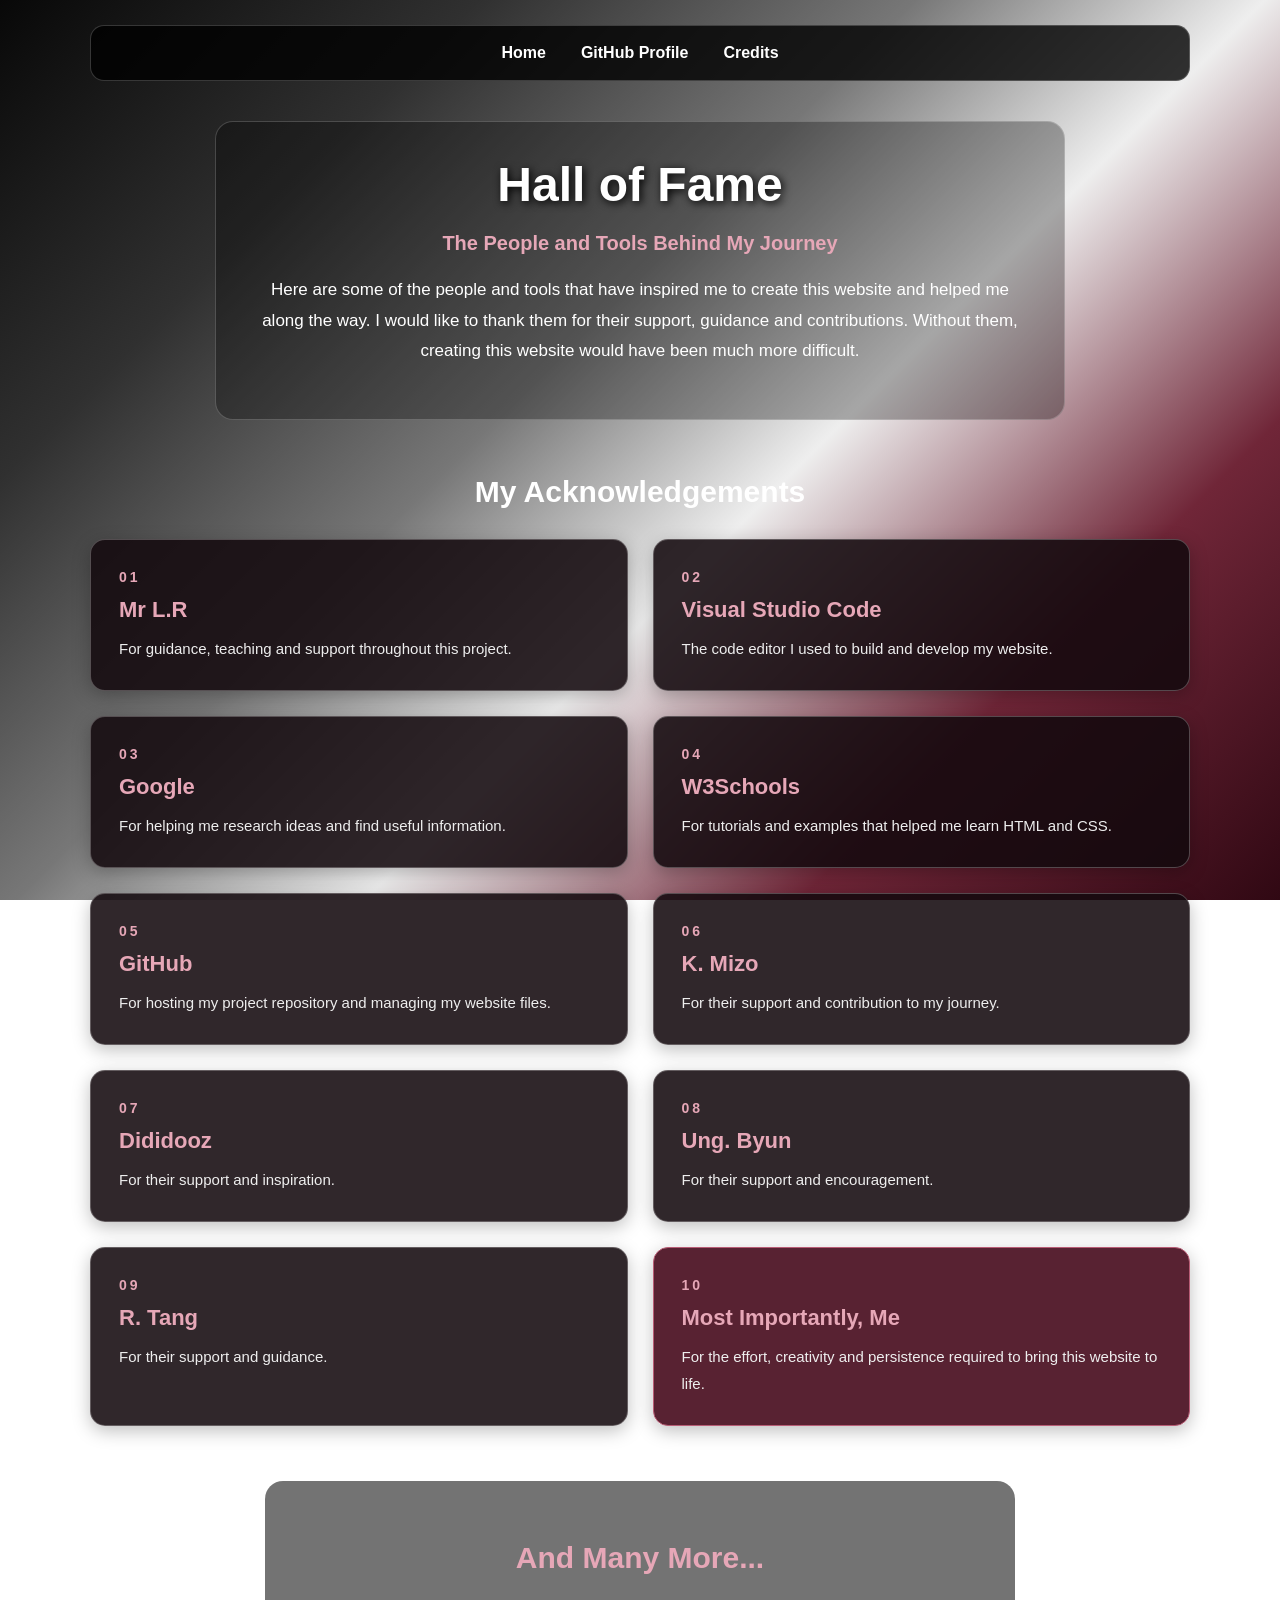
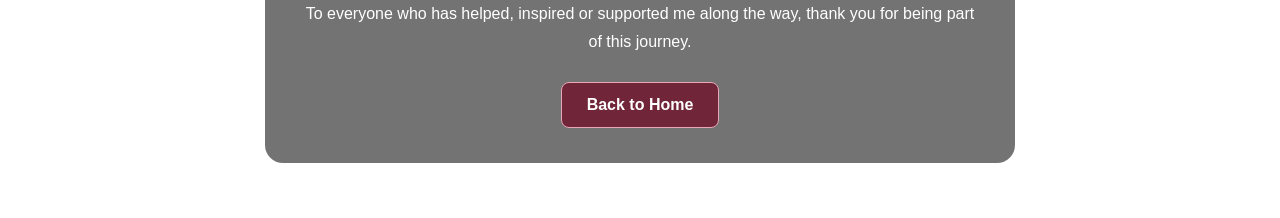
<file: credits.html>
<!DOCTYPE html>
<html lang="en">

<head>
    <meta charset="UTF-8">
    <meta name="viewport" content="width=device-width, initial-scale=1.0">

    <title>Hall of Fame | My Portfolio</title>

    <link rel="stylesheet" href="credits.css">
</head>

<body>

    <div class="page-layout">

        <header>
            <nav class="links">
                <a href="index.html">Home</a>
                <a href="https://github.com/jeremy1234567891011121314151617181920/ct-portfolio">GitHub Profile</a>
                <a href="credits.html">Credits</a>
            </nav>
        </header>

        <main>

            <section class="introduction">
                <h1>Hall of Fame</h1>

                <p class="subtitle">The People and Tools Behind My Journey</p>

                <p>
                    Here are some of the people and tools that have inspired me
                    to create this website and helped me along the way.
                    I would like to thank them for their support, guidance
                    and contributions. Without them, creating this website
                    would have been much more difficult.
                </p>
            </section>

            <section class="credits-section">

                <h2>My Acknowledgements</h2>

                <div class="credits-grid">

                    <div class="credit-card">
                        <span class="number">01</span>
                        <h3>Mr L.R</h3>
                        <p>For guidance, teaching and support throughout this project.</p>
                    </div>

                    <div class="credit-card">
                        <span class="number">02</span>
                        <h3>Visual Studio Code</h3>
                        <p>The code editor I used to build and develop my website.</p>
                    </div>

                    <div class="credit-card">
                        <span class="number">03</span>
                        <h3>Google</h3>
                        <p>For helping me research ideas and find useful information.</p>
                    </div>

                    <div class="credit-card">
                        <span class="number">04</span>
                        <h3>W3Schools</h3>
                        <p>For tutorials and examples that helped me learn HTML and CSS.</p>
                    </div>

                    <div class="credit-card">
                        <span class="number">05</span>
                        <h3>GitHub</h3>
                        <p>For hosting my project repository and managing my website files.</p>
                    </div>

                    <div class="credit-card">
                        <span class="number">06</span>
                        <h3>K. Mizo</h3>
                        <p>For their support and contribution to my journey.</p>
                    </div>

                    <div class="credit-card">
                        <span class="number">07</span>
                        <h3>Dididooz</h3>
                        <p>For their support and inspiration.</p>
                    </div>

                    <div class="credit-card">
                        <span class="number">08</span>
                        <h3>Ung. Byun</h3>
                        <p>For their support and encouragement.</p>
                    </div>

                    <div class="credit-card">
                        <span class="number">09</span>
                        <h3>R. Tang</h3>
                        <p>For their support and guidance.</p>
                    </div>

                    <div class="credit-card special-card">
                        <span class="number">10</span>
                        <h3>Most Importantly, Me</h3>
                        <p>
                            For the effort, creativity and persistence
                            required to bring this website to life.
                        </p>
                    </div>

                </div>

            </section>

            <section class="thank-you">
                <h2>And Many More...</h2>

                <p>
                    To everyone who has helped, inspired or supported me
                    along the way, thank you for being part of this journey.
                </p>

                <a href="index.html" class="back-button">Back to Home</a>
            </section>

        </main>


    </div>

</body>

</html>
</file>
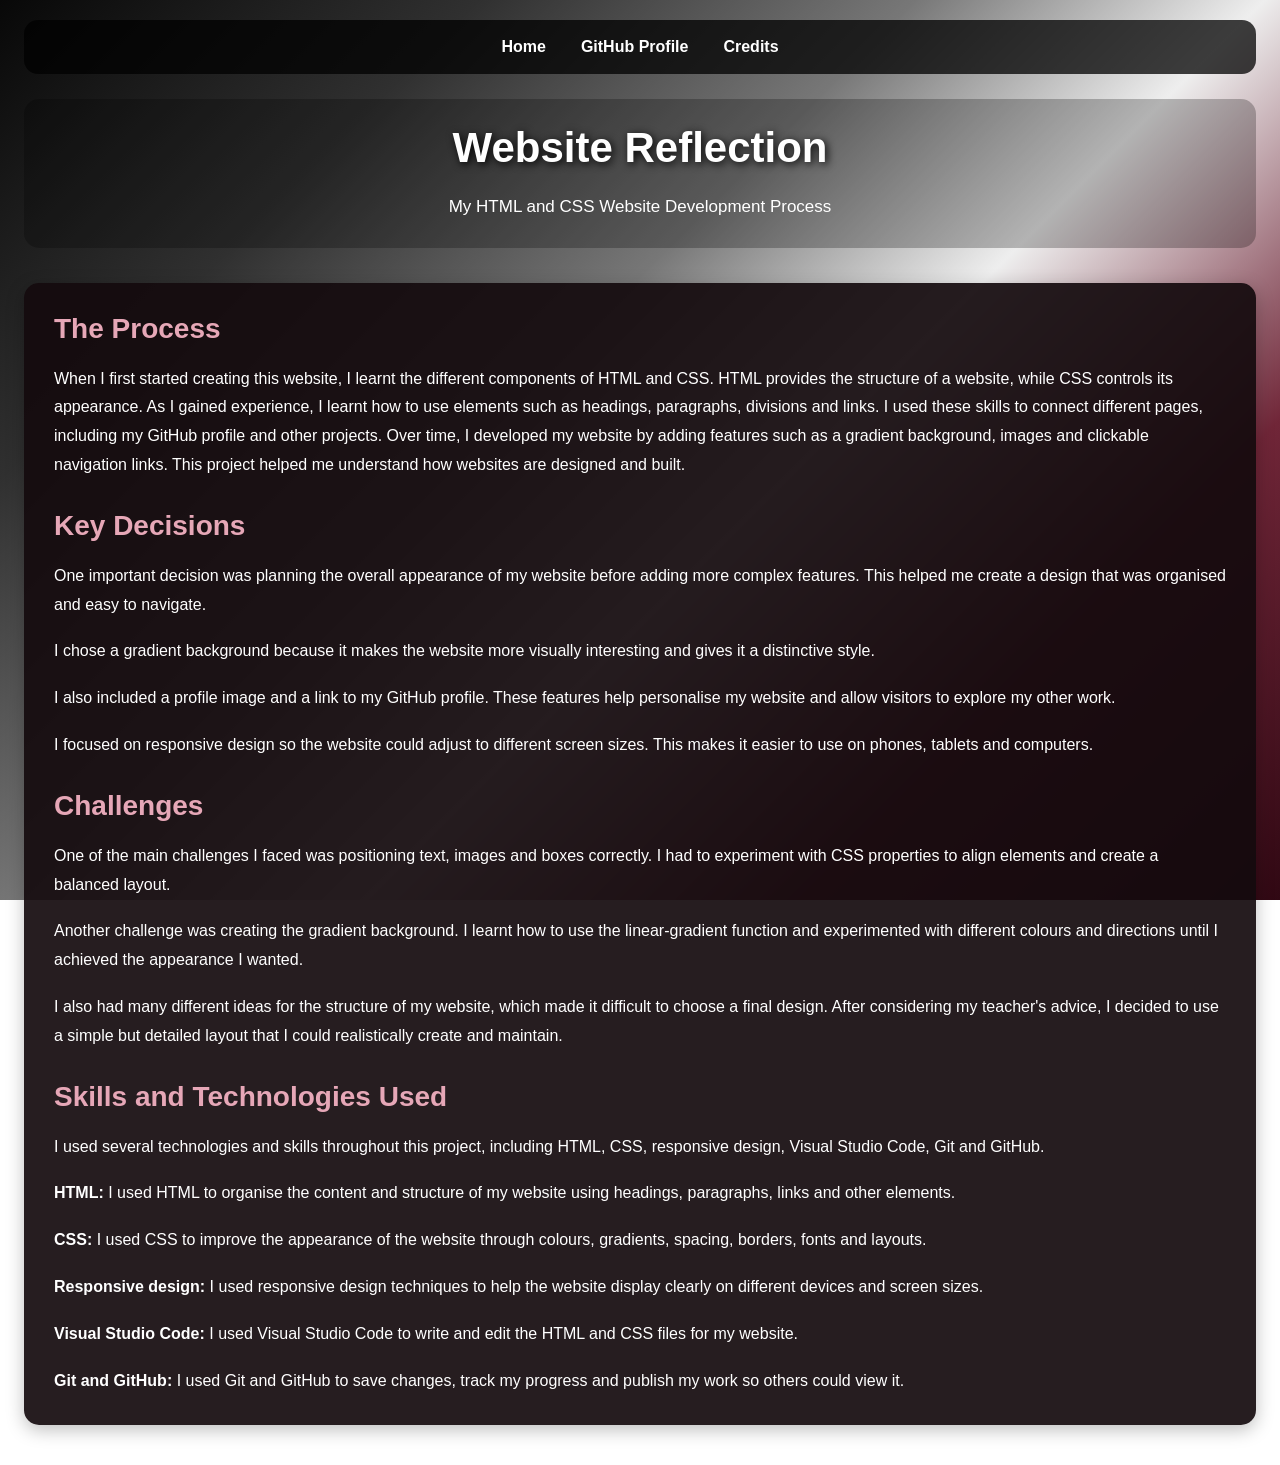
<file: project-1-website.html>
<!DOCTYPE html>
<html lang="en">

<head>
    <meta charset="UTF-8">
    <meta name="viewport" content="width=device-width, initial-scale=1.0">
    <title>Website Reflection</title>
    <link rel="stylesheet" href="project-1-website.css">
</head>

<body>
    <header class="site-header">
        <nav class="links">
            <a href="index.html">Home</a>
            <a href="https://github.com/jeremy1234567891011121314151617181920/ct-portfolio">GitHub Profile</a>
            <a href="credits.html">Credits</a>
        </nav>
    </header>

    <main class="reflection-page">
        <section class="introduction">
            <h1 class="zoom-text">Website Reflection</h1>
            <p>My HTML and CSS Website Development Process</p>
        </section>

        <article class="reflection-box">
            <section class="reflection-section">
                <h2>The Process</h2>
                <p>When I first started creating this website, I learnt the different components of HTML and CSS. HTML
                    provides the structure of a website, while CSS controls its appearance. As I gained experience, I
                    learnt how to use elements such as headings, paragraphs, divisions and links. I used these skills to
                    connect different pages, including my GitHub profile and other projects. Over time, I developed my
                    website by adding features such as a gradient background, images and clickable navigation links.
                    This project helped me understand how websites are designed and built.</p>
            </section>

            <section class="reflection-section">
                <h2>Key Decisions</h2>
                <p>One important decision was planning the overall appearance of my website before adding more complex
                    features. This helped me create a design that was organised and easy to navigate.</p>
                <p>I chose a gradient background because it makes the website more visually interesting and gives it a
                    distinctive style.</p>
                <p>I also included a profile image and a link to my GitHub profile. These features help personalise my
                    website and allow visitors to explore my other work.</p>
                <p>I focused on responsive design so the website could adjust to different screen sizes. This makes it
                    easier to use on phones, tablets and computers.</p>
            </section>

            <section class="reflection-section">
                <h2>Challenges</h2>
                <p>One of the main challenges I faced was positioning text, images and boxes correctly. I had to
                    experiment with CSS properties to align elements and create a balanced layout.</p>
                <p>Another challenge was creating the gradient background. I learnt how to use the linear-gradient
                    function and experimented with different colours and directions until I achieved the appearance I
                    wanted.</p>
                <p>I also had many different ideas for the structure of my website, which made it difficult to choose a
                    final design. After considering my teacher's advice, I decided to use a simple but detailed layout
                    that I could realistically create and maintain.</p>
            </section>

            <section class="reflection-section">
                <h2>Skills and Technologies Used</h2>
                <p>I used several technologies and skills throughout this project, including HTML, CSS, responsive
                    design, Visual Studio Code, Git and GitHub.</p>
                <p><strong>HTML:</strong> I used HTML to organise the content and structure of my website using
                    headings, paragraphs, links and other elements.</p>
                <p><strong>CSS:</strong> I used CSS to improve the appearance of the website through colours, gradients,
                    spacing, borders, fonts and layouts.</p>
                <p><strong>Responsive design:</strong> I used responsive design techniques to help the website display
                    clearly on different devices and screen sizes.</p>
                <p><strong>Visual Studio Code:</strong> I used Visual Studio Code to write and edit the HTML and CSS
                    files for my website.</p>
                <p><strong>Git and GitHub:</strong> I used Git and GitHub to save changes, track my progress and publish
                    my work so others could view it.</p>
            </section>
        </article>
    </main>
</body>

</html>
</file>
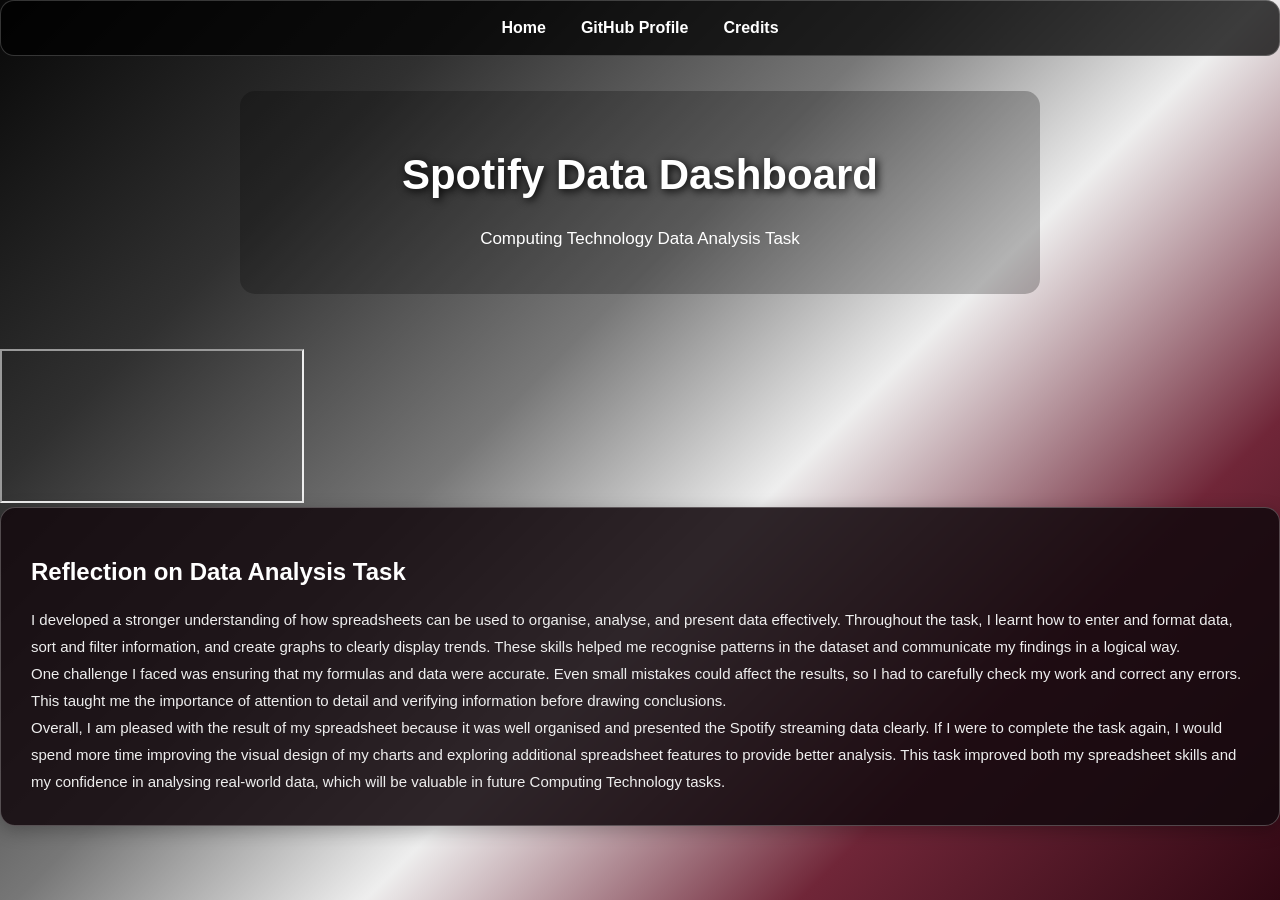
<file: project-2-dataanalysis.html>
<!DOCTYPE html>
<html lang="en">

<head>
    <meta charset="UTF-8">
    <meta name="viewport" content="width=device-width, initial-scale=1.0">
    <title>Spotify Data Dashboard</title>
    <link rel="stylesheet" href="styles.css">
</head>

<body>
    <header class="site-header">
        <nav class="links">
            <a href="index.html">Home</a>
            <a href="https://github.com/jeremy1234567891011121314151617181920/ct-portfolio">GitHub Profile</a>
            <a href="credits.html">Credits</a>
        </nav>
    </header>

    <main class="dashboard-page">
        <section class="introduction">
            <h1 class="zoom-text">Spotify Data Dashboard</h1>
            <p>Computing Technology Data Analysis Task</p>
        </section>

        <section class="dashboard-section">
            <div class="dashboard-box">
                <iframe class="dashboard-iframe"
                    src="https://docs.google.com/spreadsheets/d/e/2PACX-1vRLDZqQe-w7MbduZjMrqln3qinwrfDqgrd_D5kJXWyt_I5JjKPOkSewkhaHcW5q-hHDC2bQSSKHT8_x/pubhtml?gid=647231538&amp;single=true&amp;widget=true&amp;headers=false"
                    title="Spotify Data Dashboard" loading="lazy">
                </iframe>
            </div>
        </section>

        <section class="single-reflection">
            <article class="project">
                <h2>Reflection on Data Analysis Task</h2>

                <p>I developed a stronger understanding of how spreadsheets can be used to organise, analyse, and
                    present data effectively. Throughout the task, I learnt how to enter and format data, sort and
                    filter information, and create graphs to clearly display trends. These skills helped me recognise
                    patterns in the dataset and communicate my findings in a logical way.</p>

                <p>One challenge I faced was ensuring that my formulas and data were accurate. Even small mistakes could
                    affect the results, so I had to carefully check my work and correct any errors. This taught me the
                    importance of attention to detail and verifying information before drawing conclusions.</p>

                <p>Overall, I am pleased with the result of my spreadsheet because it was well organised and presented
                    the Spotify streaming data clearly. If I were to complete the task again, I would spend more time
                    improving the visual design of my charts and exploring additional spreadsheet features to provide
                    better analysis. This task improved both my spreadsheet skills and my confidence in analysing
                    real-world data, which will be valuable in future Computing Technology tasks.</p>
            </article>
        </section>
    </main>
</body>

</html>
</file>
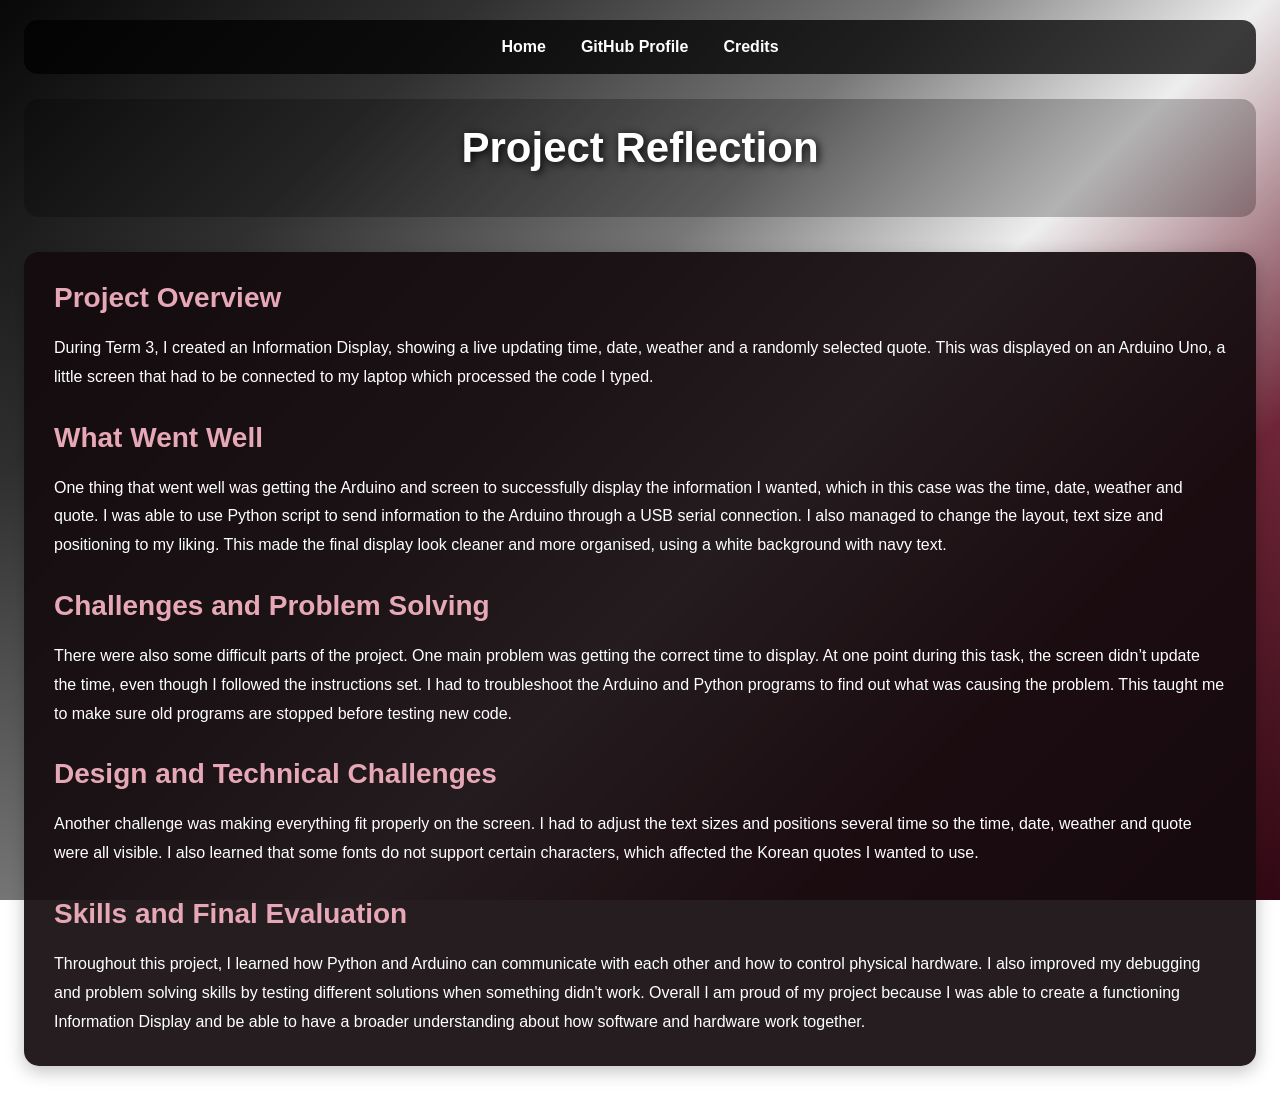
<file: project3-arduino.html>
<!DOCTYPE html>
<html lang="en">

<head>
    <meta charset="UTF-8">
    <meta name="viewport" content="width=device-width, initial-scale=1.0">
    <title>Project Reflection</title>
    <link rel="stylesheet" href="project-1-website.css">
    <style>
        .dashboard-section {
            width: 100%;
            margin-top: 30px;
            padding: 25px;
            box-sizing: border-box;
            background: rgba(20, 10, 14, 0.92);
            border-radius: 15px;
            box-shadow: 0 5px 18px rgba(0, 0, 0, 0.25);
        }

        .dashboard-section h2 {
            color: #e6a7b7;
            font-size: 28px;
            margin-bottom: 20px;
        }

        .dashboard-frame {
            width: 100%;
            height: 600px;
            border: none;
            border-radius: 10px;
            background: white;
        }

        @media (max-width: 650px) {
            .dashboard-section {
                padding: 20px;
            }

            .dashboard-frame {
                height: 450px;
            }
        }
    </style>
</head>

<body>

    <header class="site-header">
        <nav class="links">
            <a href="index.html">Home</a>
            <a href="https://github.com/jeremy1234567891011121314151617181920/ct-portfolio">GitHub Profile</a>
            <a href="credits.html">Credits</a>
        </nav>
    </header>

    <main class="reflection-page">

        <section class="introduction">
            <h1>Project Reflection</h1>
        </section>

        <section class="reflection-box">

            <section class="reflection-section">
                <h2>Project Overview</h2>
                <p>During Term 3, I created an Information Display, showing a live updating time, date, weather and a
                    randomly selected quote. This was displayed on an Arduino Uno, a little screen that had to be
                    connected to my laptop which processed the code I typed.</p>
            </section>

            <section class="reflection-section">
                <h2>What Went Well</h2>
                <p>One thing that went well was getting the Arduino and screen to successfully display the information I
                    wanted, which in this case was the time, date, weather and quote. I was able to use Python script to
                    send information to the Arduino through a USB serial connection. I also managed to change the
                    layout, text size and positioning to my liking. This made the final display look cleaner and more
                    organised, using a white background with navy text.</p>
            </section>

            <section class="reflection-section">
                <h2>Challenges and Problem Solving</h2>
                <p>There were also some difficult parts of the project. One main problem was getting the correct time to
                    display. At one point during this task, the screen didn’t update the time, even though I followed
                    the instructions set. I had to troubleshoot the Arduino and Python programs to find out what was
                    causing the problem. This taught me to make sure old programs are stopped before testing new code.
                </p>
            </section>

            <section class="reflection-section">
                <h2>Design and Technical Challenges</h2>
                <p>Another challenge was making everything fit properly on the screen. I had to adjust the text sizes
                    and positions several time so the time, date, weather and quote were all visible. I also learned
                    that some fonts do not support certain characters, which affected the Korean quotes I wanted to use.
                </p>
            </section>

            <section class="reflection-section">
                <h2>Skills and Final Evaluation</h2>
                <p>Throughout this project, I learned how Python and Arduino can communicate with each other and how to
                    control physical hardware. I also improved my debugging and problem solving skills by testing
                    different solutions when something didn't work. Overall I am proud of my project because I was able
                    to create a functioning Information Display and be able to have a broader understanding about how
                    software and hardware work together.</p>
            </section>

        </section>



    </main>

</body>

</html>
</file>
<file: credits.css>
* {
    box-sizing: border-box;
}

body {
    margin: 0;
    padding: 0;
    min-height: 100vh;
    font-family: Arial, Helvetica, sans-serif;
    color: white;

    background: linear-gradient(135deg,
            #080808 0%,
            #303030 22%,
            #777777 42%,
            #eeeeee 58%,
            #702638 78%,
            #300813 100%);

    background-attachment: fixed;
}

.page-layout {
    max-width: 1150px;
    margin: 0 auto;
    padding: 25px;
}


/* NAVIGATION */

header {
    margin-bottom: 35px;
}

.links {
    display: flex;
    justify-content: center;
    align-items: center;
    flex-wrap: wrap;
    gap: 35px;

    padding: 18px;
    background: rgba(0, 0, 0, 0.8);
    border: 1px solid rgba(255, 255, 255, 0.2);
    border-radius: 14px;
}

.links a {
    color: white;
    text-decoration: none;
    font-size: 16px;
    font-weight: bold;
    transition: color 0.3s ease;
}

.links a:hover {
    color: #e6a7b7;
}


/* INTRODUCTION */

.introduction {
    max-width: 850px;
    margin: 40px auto 55px;
    padding: 35px;

    text-align: center;
    background: rgba(0, 0, 0, 0.3);
    border: 1px solid rgba(255, 255, 255, 0.2);
    border-radius: 18px;
}

.introduction h1 {
    margin: 0 0 15px;
    font-size: 48px;
    color: white;
    text-shadow: 2px 2px 8px black;
}

.subtitle {
    color: #e6a7b7;
    font-size: 20px;
    font-weight: bold;
}

.introduction p:last-child {
    font-size: 17px;
    line-height: 1.8;
}


/* CREDITS SECTION */

.credits-section {
    margin-top: 40px;
}

.credits-section>h2 {
    text-align: center;
    font-size: 30px;
    margin-bottom: 30px;
}


/* CREDIT CARDS */

.credits-grid {
    display: grid;
    grid-template-columns: repeat(2, minmax(0, 1fr));
    gap: 25px;
}

.credit-card {
    padding: 28px;

    background: rgba(20, 10, 14, 0.88);
    border: 1px solid rgba(255, 255, 255, 0.25);
    border-radius: 15px;

    box-shadow: 0 5px 18px rgba(0, 0, 0, 0.25);

    transition:
        transform 0.3s ease,
        box-shadow 0.3s ease,
        border-color 0.3s ease;
}

.credit-card:hover {
    transform: translateY(-6px);
    border-color: #e6a7b7;
    box-shadow: 0 10px 25px rgba(0, 0, 0, 0.4);
}

.number {
    display: inline-block;
    margin-bottom: 12px;

    color: #e6a7b7;
    font-size: 14px;
    font-weight: bold;
    letter-spacing: 3px;
}

.credit-card h3 {
    margin: 0 0 12px;
    color: #e6a7b7;
    font-size: 22px;
}

.credit-card p {
    margin: 0;
    color: #eeeeee;
    font-size: 15px;
    line-height: 1.8;
}


/* SPECIAL CARD */

.special-card {
    border-color: #b85c75;
    background: rgba(70, 10, 28, 0.9);
}


/* THANK YOU SECTION */

.thank-you {
    margin: 55px auto 30px;
    max-width: 750px;
    padding: 35px;

    text-align: center;
    background: rgba(0, 0, 0, 0.55);
    border-radius: 18px;
}

.thank-you h2 {
    font-size: 30px;
    color: #e6a7b7;
}

.thank-you p {
    font-size: 16px;
    line-height: 1.8;
    margin-bottom: 25px;
}


/* HOME BUTTON */

.back-button {
    display: inline-block;
    padding: 13px 25px;

    background: #702638;
    color: white;
    text-decoration: none;
    font-weight: bold;

    border: 1px solid #e6a7b7;
    border-radius: 8px;

    transition:
        background 0.3s ease,
        transform 0.3s ease;
}

.back-button:hover {
    background: #96364f;
    transform: translateY(-3px);
}


/* MOBILE RESPONSIVENESS */

@media (max-width: 650px) {

    .page-layout {
        padding: 15px;
    }

    .links {
        gap: 20px;
    }

    .introduction {
        padding: 22px;
    }

    .introduction h1 {
        font-size: 34px;
    }

    .subtitle {
        font-size: 17px;
    }

    .introduction p:last-child {
        font-size: 15px;
    }

    .credits-grid {
        grid-template-columns: 1fr;
    }

    .credit-card {
        padding: 22px;
    }

    .credits-section>h2,
    .thank-you h2 {
        font-size: 25px;
    }
}
</file>
<file: project-1-website.css>
* {
    box-sizing: border-box;
}

html {
    min-height: 100%;
}

body {
    min-height: 100vh;
    margin: 0;
    padding: 0;
    font-family: Arial, Helvetica, sans-serif;
    color: white;
    background: linear-gradient(135deg, #080808 0%, #303030 22%, #777777 42%, #eeeeee 58%, #702638 78%, #300813 100%);
    background-attachment: fixed;
}

.site-header {
    width: 100%;
    padding: 20px 24px 0;
    margin-bottom: 25px;
}

.links {
    display: flex;
    justify-content: center;
    align-items: center;
    flex-wrap: wrap;
    gap: 35px;
    width: 100%;
    padding: 18px;
    background: rgba(0, 0, 0, 0.75);
    border-radius: 14px;
}

.links a {
    color: white;
    text-decoration: none;
    font-size: 16px;
    font-weight: bold;
    transition: color 0.3s ease;
}

.links a:hover {
    color: #e6a7b7;
}

.reflection-page {
    width: 100%;
    margin: 0;
    padding: 0 24px 40px;
}

.introduction {
    width: 100%;
    margin: 25px auto 35px;
    padding: 25px;
    text-align: center;
    background: rgba(0, 0, 0, 0.25);
    border-radius: 15px;
}

.introduction h1 {
    margin: 0 0 20px;
    font-size: 42px;
    color: white;
    text-shadow: 2px 2px 8px black;
}

.zoom-text {
    transition: transform 0.3s ease;
}

.zoom-text:hover {
    transform: scale(1.04);
}

.introduction p {
    margin: 0;
    color: white;
    font-size: 17px;
    line-height: 1.8;
}

.reflection-box {
    width: 100%;
    padding: 30px;
    background: rgba(20, 10, 14, 0.92);
    border-radius: 15px;
    box-shadow: 0 5px 18px rgba(0, 0, 0, 0.25);
    transition: box-shadow 0.3s ease;
}

.reflection-box:hover {
    box-shadow: 0 10px 25px rgba(0, 0, 0, 0.4);
}

.reflection-section {
    margin: 0 0 30px;
    padding: 0;
}

.reflection-section:last-child {
    margin-bottom: 0;
}

.reflection-section h2 {
    margin: 0 0 20px;
    padding: 0;
    color: #e6a7b7;
    font-size: 28px;
}

.reflection-section p {
    margin: 0 0 18px;
    color: white;
    font-size: 16px;
    line-height: 1.8;
}

.reflection-section p:last-child {
    margin-bottom: 0;
}

.reflection-section strong {
    color: white;
}

@media (max-width: 650px) {
    .site-header {
        padding: 12px 10px 0;
    }

    .links {
        gap: 18px;
        padding: 15px 10px;
    }

    .reflection-page {
        padding: 0 10px 25px;
    }

    .introduction {
        padding: 20px 12px;
    }

    .introduction h1 {
        font-size: 30px;
    }

    .introduction p {
        font-size: 16px;
    }

    .reflection-box {
        padding: 22px;
    }

    .reflection-section h2 {
        font-size: 24px;
    }

    .reflection-section p {
        font-size: 15px;
    }
}
</file>
<file: styles.css>
* {
    box-sizing: border-box;
}

body {
    margin: 0;
    padding: 0;
    min-height: 100vh;
    font-family: Arial, Helvetica, sans-serif;
    color: white;

    background: linear-gradient(135deg,
            #080808 0%,
            #303030 22%,
            #777777 42%,
            #eeeeee 58%,
            #702638 78%,
            #300813 100%);

    background-attachment: fixed;
}

.page-layout {
    max-width: 1150px;
    margin: 0 auto;
    padding: 25px;
}

header {
    margin-bottom: 30px;
}

.links {
    display: flex;
    justify-content: center;
    align-items: center;
    flex-wrap: wrap;
    gap: 35px;

    padding: 18px;
    background: rgba(0, 0, 0, 0.75);
    border: 1px solid rgba(255, 255, 255, 0.2);
    border-radius: 14px;
}

.links a {
    color: white;
    text-decoration: none;
    font-size: 16px;
    font-weight: bold;
    transition: color 0.3s ease;
}

.links a:hover {
    color: #e6a7b7;
}

.circle {
    display: block;
    width: 125px;
    height: 125px;
    margin: 25px auto;

    border-radius: 50%;
    object-fit: cover;
    border: 3px solid white;

    box-shadow: 0 0 20px rgba(112, 38, 56, 0.8);
}

.introduction {
    max-width: 800px;
    margin: 35px auto 55px;
    padding: 25px;

    text-align: center;
    background: rgba(0, 0, 0, 0.25);
    border-radius: 15px;
}

.introduction h1 {
    margin-bottom: 25px;
    font-size: 42px;
    color: white;
    text-shadow: 2px 2px 8px black;
}

.zoom-text {
    transition: transform 0.3s ease;
}

.zoom-text:hover {
    transform: scale(1.04);
}

.introduction p {
    font-size: 17px;
    line-height: 1.8;
    margin: 15px 0;
}

.section-title {
    text-align: center;
    font-size: 30px;
    margin-bottom: 30px;
    color: white;
    text-shadow: 2px 2px 5px black;
}

.projects {
    display: grid;
    grid-template-columns: repeat(2, minmax(0, 1fr));
    gap: 25px;
    align-items: stretch;
}

.project {
    position: relative;
    padding: 30px;

    background: rgba(20, 10, 14, 0.88);
    border: 1px solid rgba(255, 255, 255, 0.25);
    border-radius: 15px;

    box-shadow: 0 5px 18px rgba(0, 0, 0, 0.25);

    transition:
        transform 0.3s ease,
        box-shadow 0.3s ease,
        border-color 0.3s ease;
}

.project:hover {
    transform: translateY(-6px);
    border-color: #e6a7b7;
    box-shadow: 0 10px 25px rgba(0, 0, 0, 0.4);
}

.project-number {
    display: inline-block;
    margin-bottom: 15px;

    color: #e6a7b7;
    font-size: 14px;
    font-weight: bold;
    letter-spacing: 3px;
}

.project a {
    color: #e6a7b7;
    text-decoration: none;
}

.project a:hover {
    color: white;
    text-decoration: underline;
}

.project h3 {
    margin: 0 0 15px;
    font-size: 22px;
    line-height: 1.4;
}

.project p {
    margin: 0;
    color: #eeeeee;
    font-size: 15px;
    line-height: 1.8;
}

@media (max-width: 650px) {

    .page-layout {
        padding: 15px;
    }

    .links {
        gap: 20px;
    }

    .introduction {
        padding: 20px;
    }

    .introduction h1 {
        font-size: 30px;
    }

    .introduction p {
        font-size: 16px;
    }

    .projects {
        grid-template-columns: 1fr;
    }

    .project {
        padding: 22px;
    }

    .project h3 {
        font-size: 20px;
    }

    .section-title {
        font-size: 26px;
    }
}
</file>
